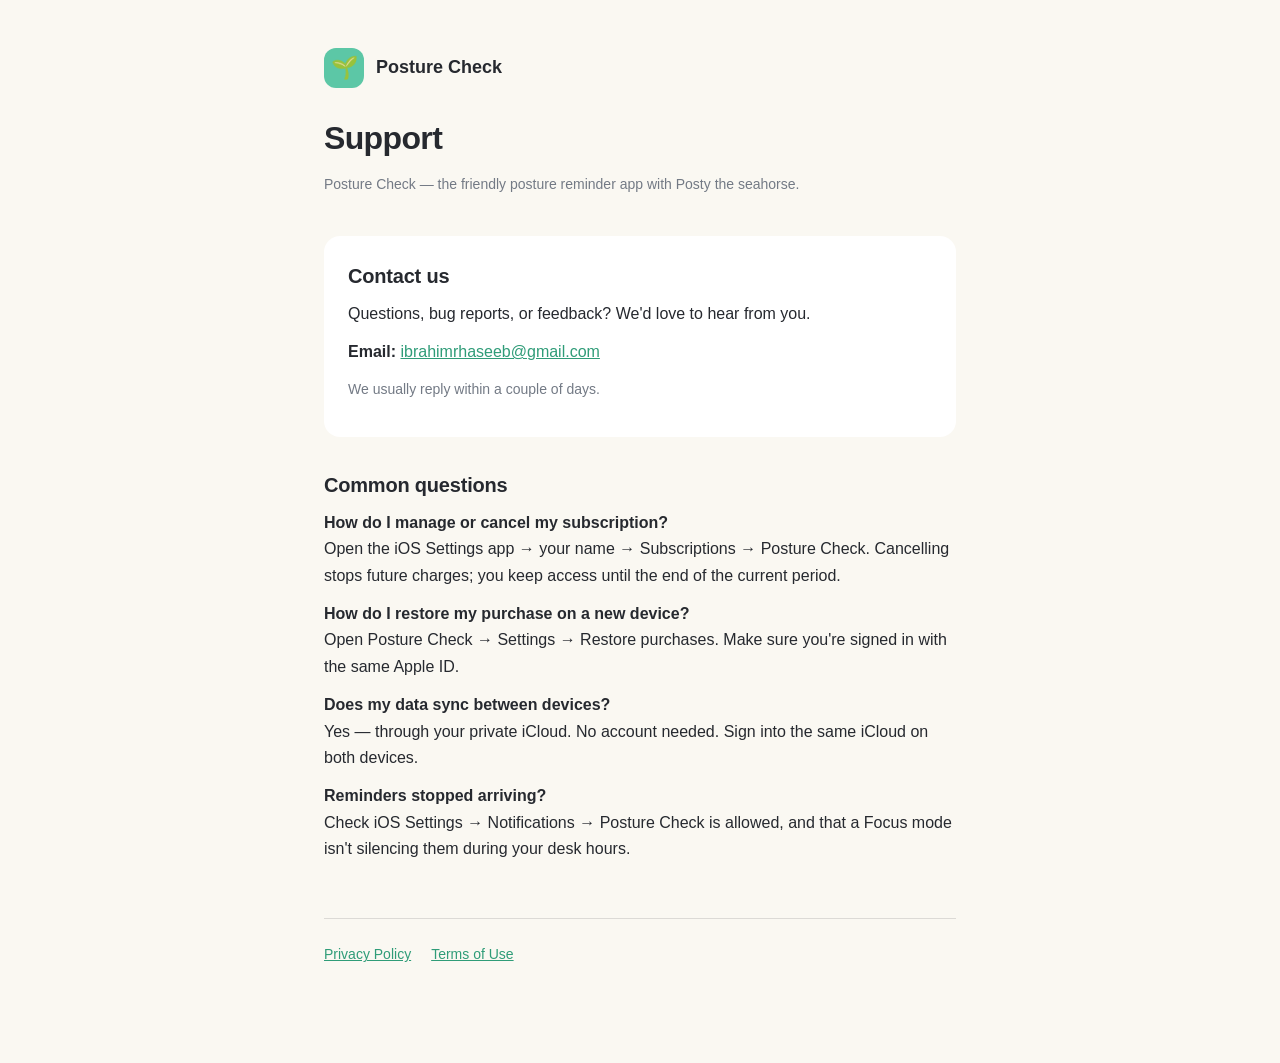
<file: index.html>
<!DOCTYPE html>
<html lang="en">
<head>
<meta charset="utf-8">
<meta name="viewport" content="width=device-width, initial-scale=1">
<title>Posture Check — Support</title>
<link rel="stylesheet" href="style.css">
</head>
<body>
<main>
  <header>
    <div class="brand"><div class="brand-dot">🌱</div><a href="index.html">Posture Check</a></div>
    <h1>Support</h1>
    <p class="meta">Posture Check — the friendly posture reminder app with Posty the seahorse.</p>
  </header>

  <div class="card">
    <h2 style="margin-top:0">Contact us</h2>
    <p>Questions, bug reports, or feedback? We'd love to hear from you.</p>
    <p><strong>Email:</strong> <a href="mailto:ibrahimrhaseeb@gmail.com">ibrahimrhaseeb@gmail.com</a></p>
    <p class="meta">We usually reply within a couple of days.</p>
  </div>

  <h2>Common questions</h2>
  <p><strong>How do I manage or cancel my subscription?</strong><br>
  Open the iOS Settings app → your name → Subscriptions → Posture Check. Cancelling stops future charges; you keep access until the end of the current period.</p>
  <p><strong>How do I restore my purchase on a new device?</strong><br>
  Open Posture Check → Settings → Restore purchases. Make sure you're signed in with the same Apple ID.</p>
  <p><strong>Does my data sync between devices?</strong><br>
  Yes — through your private iCloud. No account needed. Sign into the same iCloud on both devices.</p>
  <p><strong>Reminders stopped arriving?</strong><br>
  Check iOS Settings → Notifications → Posture Check is allowed, and that a Focus mode isn't silencing them during your desk hours.</p>

  <nav class="footer">
    <a href="privacy.html">Privacy Policy</a>
    <a href="terms.html">Terms of Use</a>
  </nav>
</main>
</body>
</html>
</file>
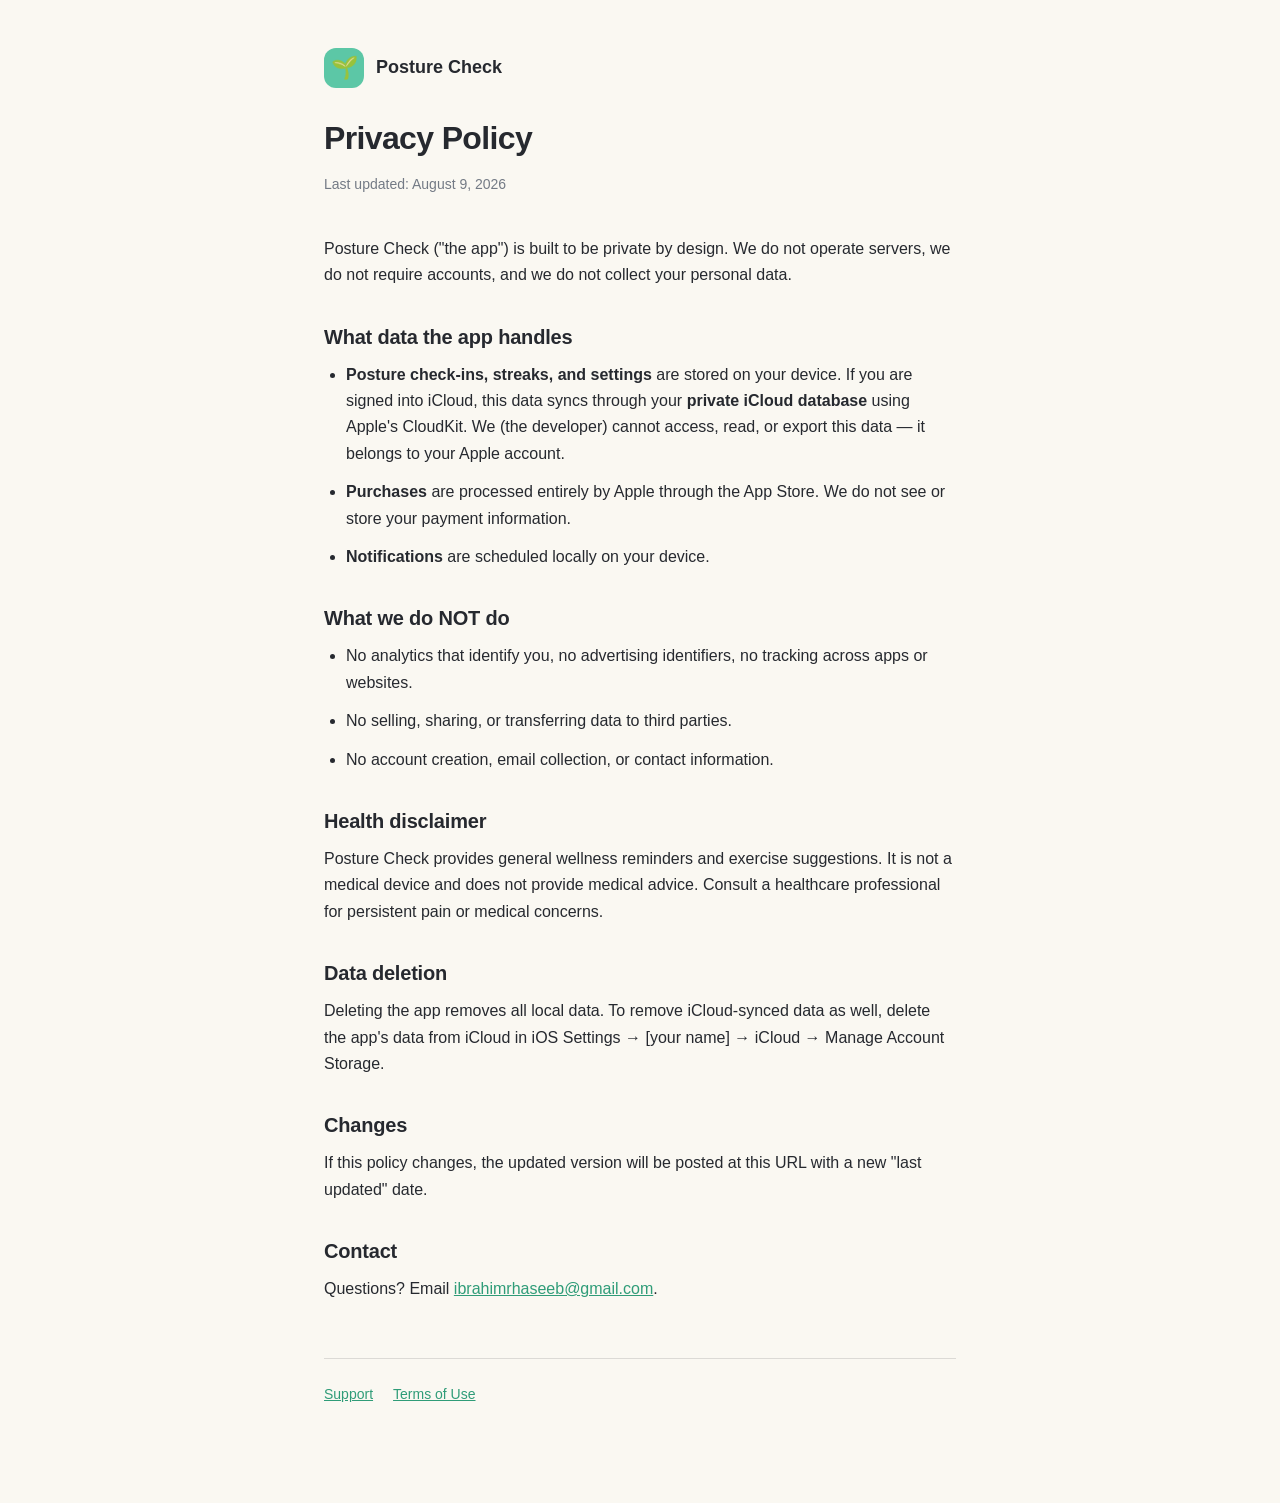
<file: privacy.html>
<!DOCTYPE html>
<html lang="en">
<head>
<meta charset="utf-8">
<meta name="viewport" content="width=device-width, initial-scale=1">
<title>Posture Check — Privacy Policy</title>
<link rel="stylesheet" href="style.css">
</head>
<body>
<main>
  <header>
    <div class="brand"><div class="brand-dot">🌱</div><a href="index.html">Posture Check</a></div>
    <h1>Privacy Policy</h1>
    <p class="meta">Last updated: August 9, 2026</p>
  </header>

  <p>Posture Check ("the app") is built to be private by design. We do not operate servers, we do not require accounts, and we do not collect your personal data.</p>

  <h2>What data the app handles</h2>
  <ul>
    <li><strong>Posture check-ins, streaks, and settings</strong> are stored on your device. If you are signed into iCloud, this data syncs through your <strong>private iCloud database</strong> using Apple's CloudKit. We (the developer) cannot access, read, or export this data — it belongs to your Apple account.</li>
    <li><strong>Purchases</strong> are processed entirely by Apple through the App Store. We do not see or store your payment information.</li>
    <li><strong>Notifications</strong> are scheduled locally on your device.</li>
  </ul>

  <h2>What we do NOT do</h2>
  <ul>
    <li>No analytics that identify you, no advertising identifiers, no tracking across apps or websites.</li>
    <li>No selling, sharing, or transferring data to third parties.</li>
    <li>No account creation, email collection, or contact information.</li>
  </ul>

  <h2>Health disclaimer</h2>
  <p>Posture Check provides general wellness reminders and exercise suggestions. It is not a medical device and does not provide medical advice. Consult a healthcare professional for persistent pain or medical concerns.</p>

  <h2>Data deletion</h2>
  <p>Deleting the app removes all local data. To remove iCloud-synced data as well, delete the app's data from iCloud in iOS Settings → [your name] → iCloud → Manage Account Storage.</p>

  <h2>Changes</h2>
  <p>If this policy changes, the updated version will be posted at this URL with a new "last updated" date.</p>

  <h2>Contact</h2>
  <p>Questions? Email <a href="mailto:ibrahimrhaseeb@gmail.com">ibrahimrhaseeb@gmail.com</a>.</p>

  <nav class="footer">
    <a href="index.html">Support</a>
    <a href="terms.html">Terms of Use</a>
  </nav>
</main>
</body>
</html>
</file>
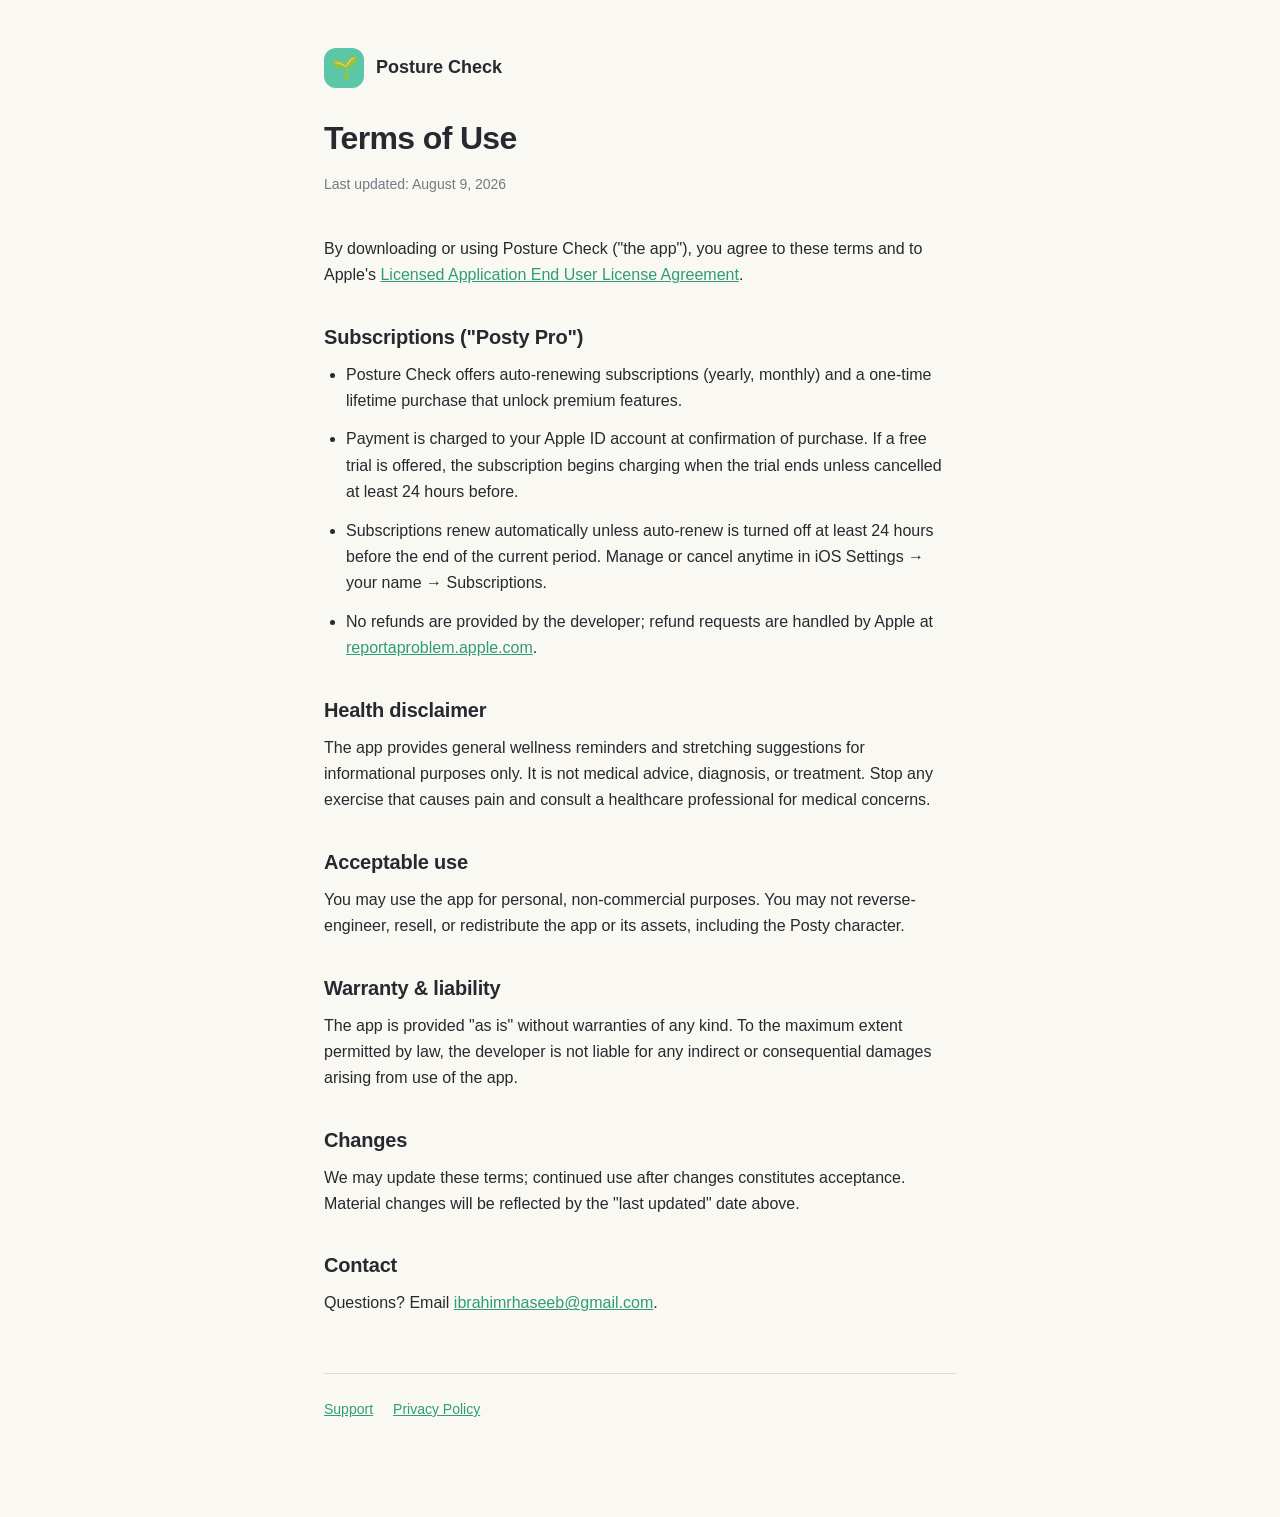
<file: terms.html>
<!DOCTYPE html>
<html lang="en">
<head>
<meta charset="utf-8">
<meta name="viewport" content="width=device-width, initial-scale=1">
<title>Posture Check — Terms of Use</title>
<link rel="stylesheet" href="style.css">
</head>
<body>
<main>
  <header>
    <div class="brand"><div class="brand-dot">🌱</div><a href="index.html">Posture Check</a></div>
    <h1>Terms of Use</h1>
    <p class="meta">Last updated: August 9, 2026</p>
  </header>

  <p>By downloading or using Posture Check ("the app"), you agree to these terms and to Apple's <a href="https://www.apple.com/legal/internet-services/itunes/dev/stdeula/">Licensed Application End User License Agreement</a>.</p>

  <h2>Subscriptions ("Posty Pro")</h2>
  <ul>
    <li>Posture Check offers auto-renewing subscriptions (yearly, monthly) and a one-time lifetime purchase that unlock premium features.</li>
    <li>Payment is charged to your Apple ID account at confirmation of purchase. If a free trial is offered, the subscription begins charging when the trial ends unless cancelled at least 24 hours before.</li>
    <li>Subscriptions renew automatically unless auto-renew is turned off at least 24 hours before the end of the current period. Manage or cancel anytime in iOS Settings → your name → Subscriptions.</li>
    <li>No refunds are provided by the developer; refund requests are handled by Apple at <a href="https://reportaproblem.apple.com">reportaproblem.apple.com</a>.</li>
  </ul>

  <h2>Health disclaimer</h2>
  <p>The app provides general wellness reminders and stretching suggestions for informational purposes only. It is not medical advice, diagnosis, or treatment. Stop any exercise that causes pain and consult a healthcare professional for medical concerns.</p>

  <h2>Acceptable use</h2>
  <p>You may use the app for personal, non-commercial purposes. You may not reverse-engineer, resell, or redistribute the app or its assets, including the Posty character.</p>

  <h2>Warranty & liability</h2>
  <p>The app is provided "as is" without warranties of any kind. To the maximum extent permitted by law, the developer is not liable for any indirect or consequential damages arising from use of the app.</p>

  <h2>Changes</h2>
  <p>We may update these terms; continued use after changes constitutes acceptance. Material changes will be reflected by the "last updated" date above.</p>

  <h2>Contact</h2>
  <p>Questions? Email <a href="mailto:ibrahimrhaseeb@gmail.com">ibrahimrhaseeb@gmail.com</a>.</p>

  <nav class="footer">
    <a href="index.html">Support</a>
    <a href="privacy.html">Privacy Policy</a>
  </nav>
</main>
</body>
</html>
</file>
<file: style.css>
:root {
  --mint: #5cc7a6;
  --ink: #26292f;
  --muted: #737a85;
  --bg: #faf8f2;
  --card: #ffffff;
}
@media (prefers-color-scheme: dark) {
  :root {
    --ink: #edeff1;
    --muted: #9ea5ae;
    --bg: #17191c;
    --card: #232629;
  }
}
* { margin: 0; padding: 0; box-sizing: border-box; }
body {
  font-family: -apple-system, BlinkMacSystemFont, "Segoe UI", Roboto, sans-serif;
  background: var(--bg);
  color: var(--ink);
  line-height: 1.65;
}
main { max-width: 680px; margin: 0 auto; padding: 48px 24px 96px; }
header { margin-bottom: 40px; }
.brand { display: flex; align-items: center; gap: 12px; margin-bottom: 24px; }
.brand-dot {
  width: 40px; height: 40px; border-radius: 12px; background: var(--mint);
  display: flex; align-items: center; justify-content: center; font-size: 22px;
}
.brand a { color: var(--ink); text-decoration: none; font-weight: 700; font-size: 18px; }
h1 { font-size: 32px; margin-bottom: 8px; letter-spacing: -0.02em; }
h2 { font-size: 20px; margin: 32px 0 8px; letter-spacing: -0.01em; }
p, li { color: var(--ink); margin-bottom: 12px; }
ul { padding-left: 22px; margin-bottom: 12px; }
.meta { color: var(--muted); font-size: 14px; }
a { color: #2f9c78; }
nav.footer { margin-top: 56px; padding-top: 24px; border-top: 1px solid rgba(128,128,128,0.25);
  display: flex; gap: 20px; font-size: 14px; }
.card { background: var(--card); border-radius: 16px; padding: 24px; margin: 16px 0; }
</file>
